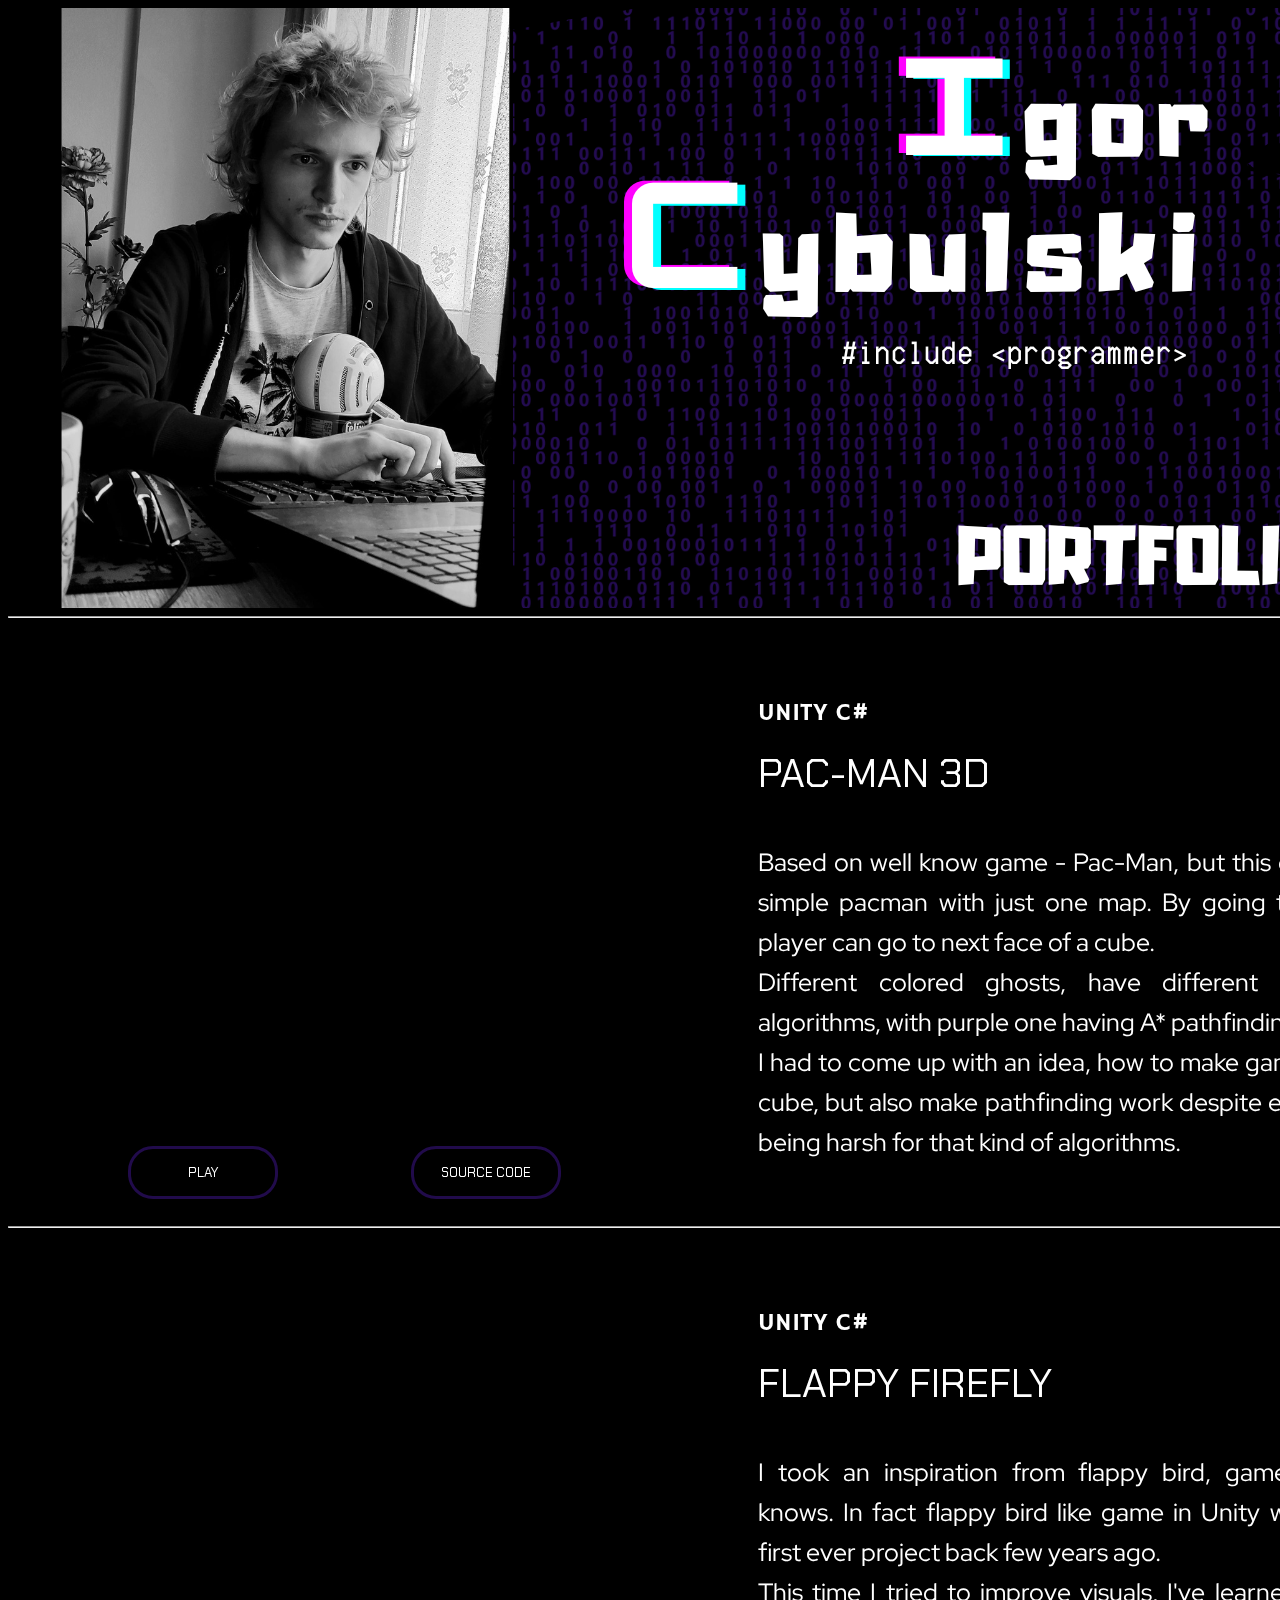
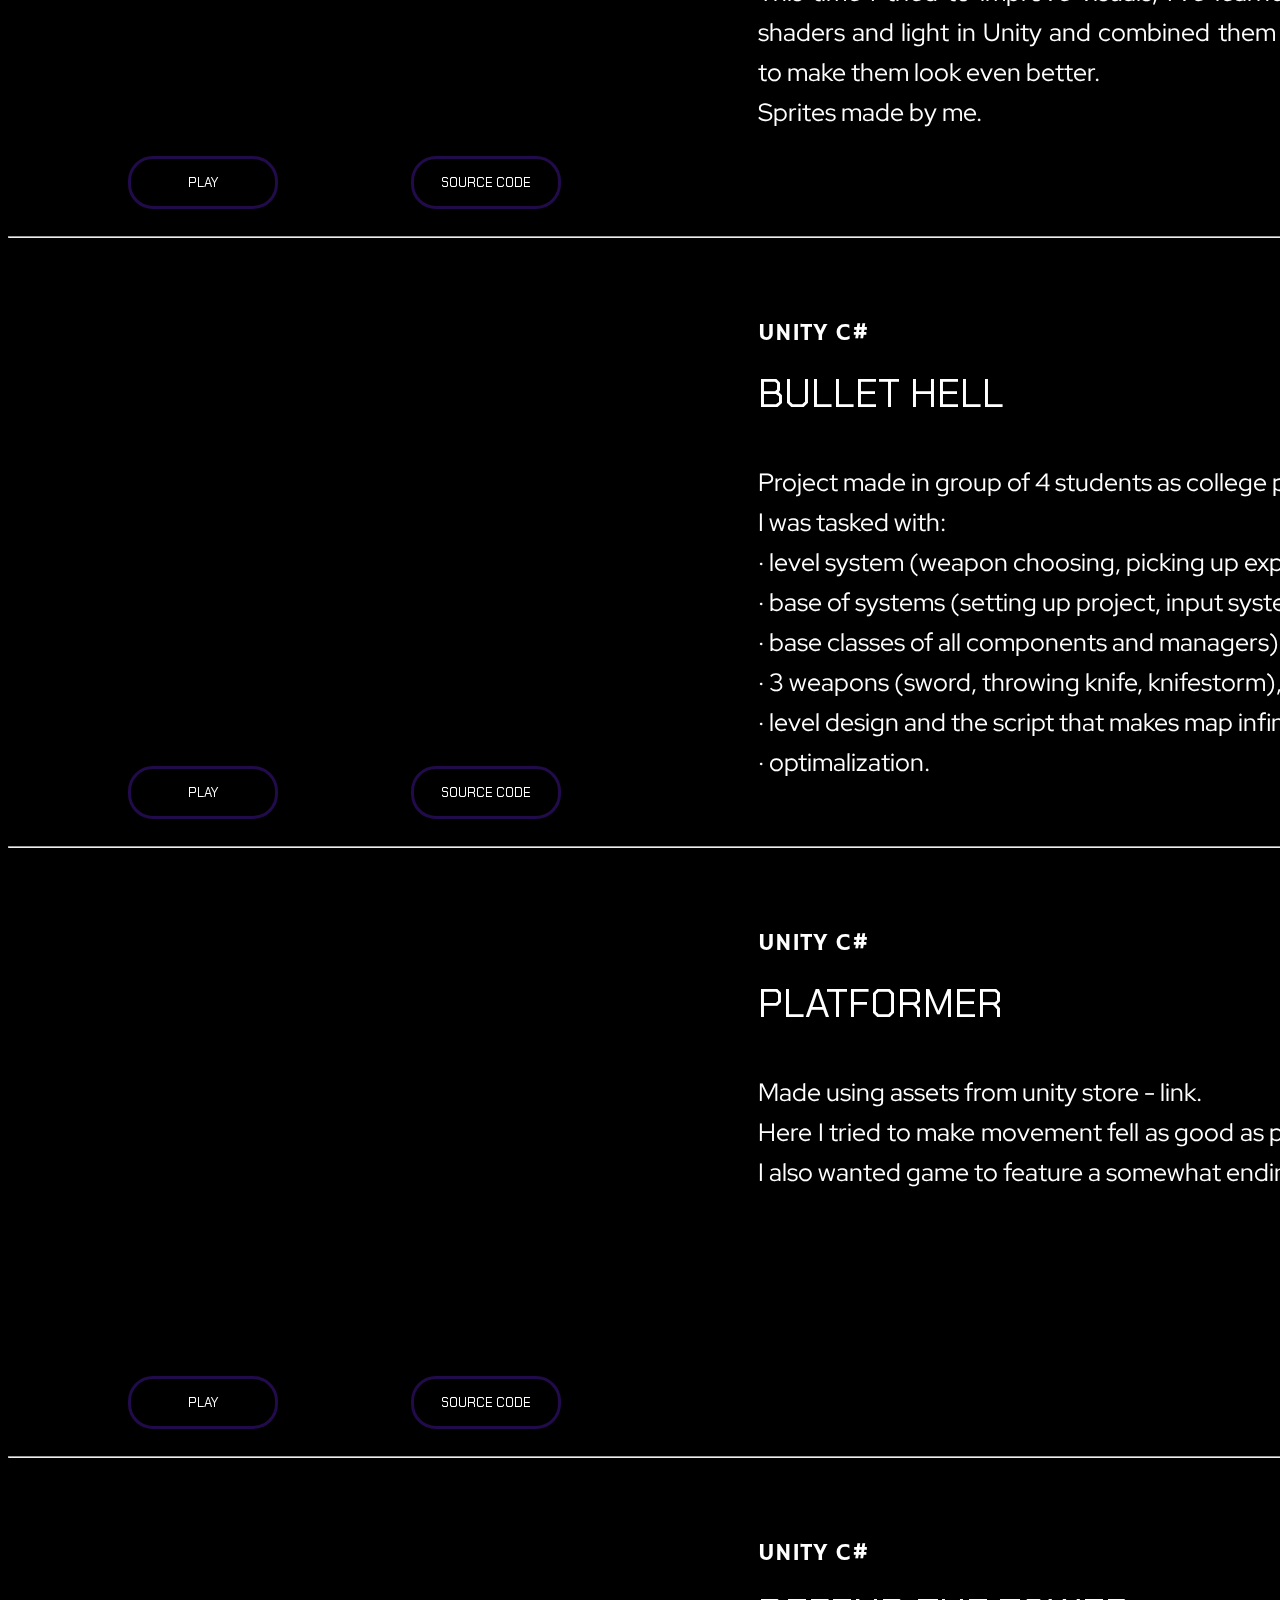
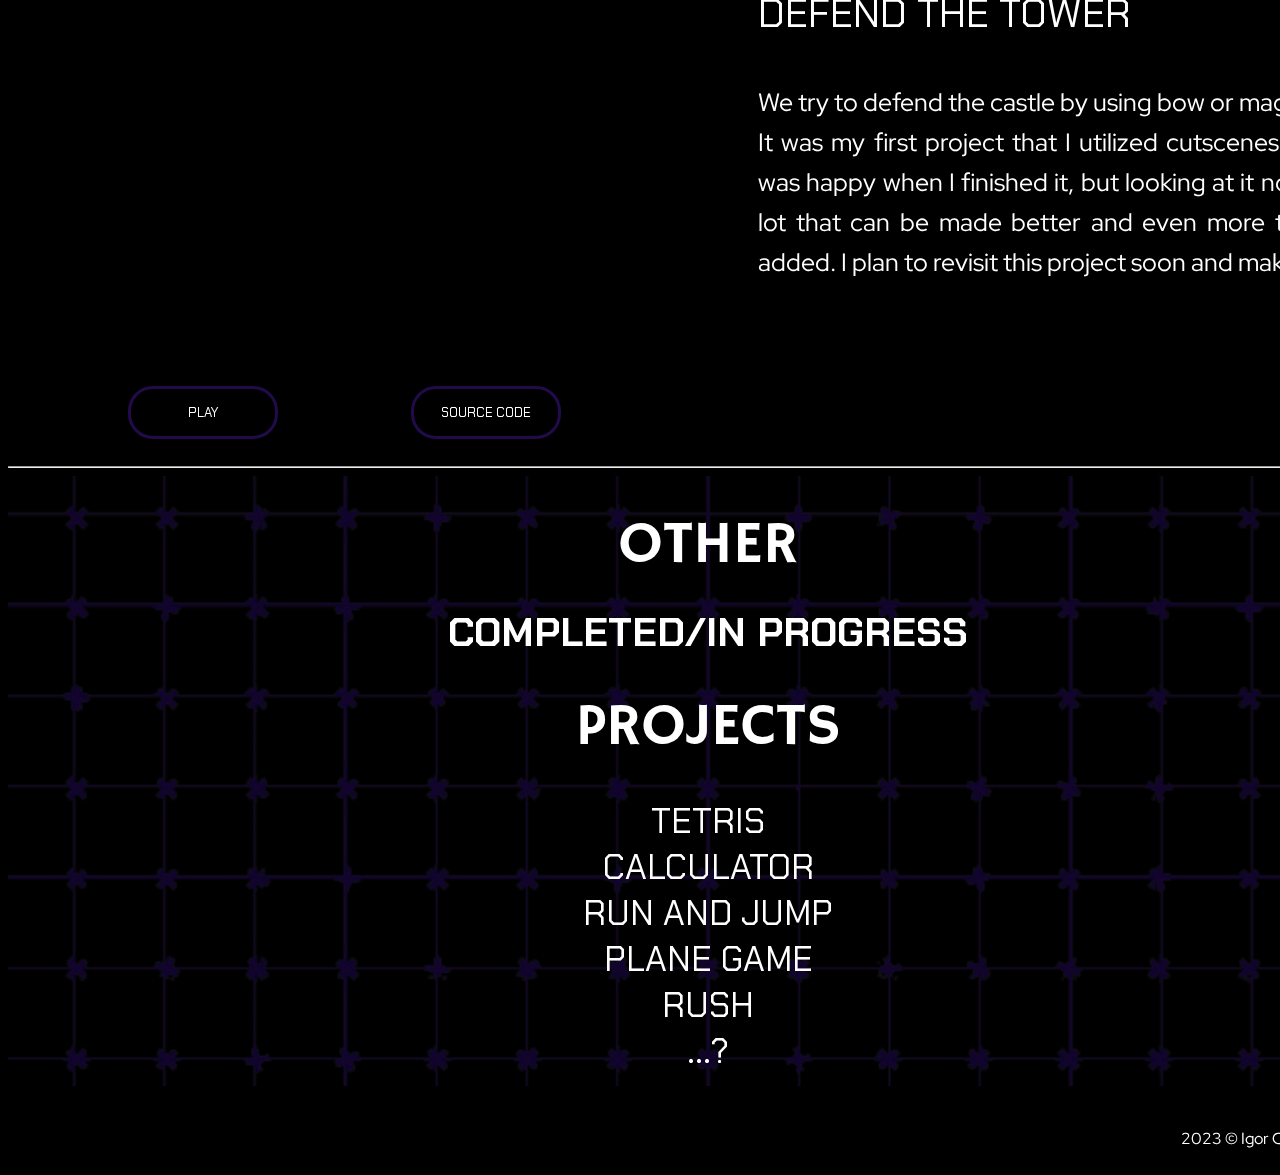
<file: index.html>
<!DOCTYPE html>
<html lang="pl">
    
    <head>
        
        <meta charset="utf-8"/>

        <title>Igor Cybulski - portfolio</title>
        <meta name="description" content="On the website you can find my current projects as well as those planned for the future."/>
        <meta name="keywords" content="portfolio, gamedev, C++, C#, programming, developer, IT" />

        <link rel="stylesheet" href="style.css"/>
        <link rel="preconnect" href="https://fonts.googleapis.com">
        <link rel="preconnect" href="https://fonts.gstatic.com" crossorigin>
        <link href="https://fonts.googleapis.com/css2?family=Chakra+Petch&family=Hammersmith+One&family=Red+Hat+Display:wght@300&display=swap" rel="stylesheet">

    </head>

    <body>
        <div id="naglowek">
        
        </div>
        
       
        
        <div id="container">
            <!-- <div id="menu">
                <hr style="color: white; width: 1400px;">
                <div class="option">PAC-MAN 3D</div> 
                <div class="option">HAPPY FIREFLY</div>  
                <div class="option">PLATFORMER</div>  
                <div class="option">DEFEND THE TOWER</div>  
                <div class="option">OTHER PROJECTS</div>
                <div style="clear:both"></div> 
                <hr style="color: white; width: 1400px;">
            </div> -->
            <div class="linia"><hr style="color: white;"></div>

            <div class="square">
                
                <div class="wideo">
                    <iframe width="700" height="450" src="https://www.youtube.com/embed/XVDkbN0K8Fw" title="YouTube video player" frameborder="0" allow="accelerometer; autoplay; clipboard-write; encrypted-media; gyroscope; picture-in-picture; web-share" allowfullscreen></iframe>
                    
                    <a href="https://igi-desu.itch.io/pac-man-3d" target="_blank"><button class="button">PLAY</button></a>
                    <a href="https://github.com/Igi-Desu/Pac_Man_3D" target="_blank"><button class="button">SOURCE CODE</button></a>
                </div>
                <div class="text">
                    <p style="font-size:25px; font-family: 'Hammersmith One', sans-serif; ">UNITY C#</p>
                    <p style="line-height: 0px;font-size:40px;  font-family: 'Chakra Petch', sans-serif;">PAC-MAN 3D</p> 
                    
                    <p style="padding-top: 30px;">Based on well know game - Pac-Man, but this one is not a simple pacman with just one map. By going to the side, player can go to next face of a cube. <br>
                    Different colored ghosts, have different pathfinding algorithms, with purple one having A* pathfinding.<br>
                    I had to come up with an idea, how to make gameplay on a cube, but also make pathfinding work despite environment being harsh for that kind of algorithms.</p>
                    
                    
                
                </div>
               
                

            </div>
            
            <div class="linia"><hr style="color: white;"></div>

            <div class="square">
                
                <div class="wideo">
                    <iframe width="700" height="450" src="https://www.youtube.com/embed/XmtRB_5tfRw" title="YouTube video player" frameborder="0" allow="accelerometer; autoplay; clipboard-write; encrypted-media; gyroscope; picture-in-picture; web-share" allowfullscreen></iframe>

                    <a href="https://igi-desu.itch.io/flappy-firefly" target="_blank"><button class="button">PLAY</button></a>
                    <a href="https://github.com/Igi-Desu/Flappy-Firefly" target="_blank"><button class="button">SOURCE CODE</button></a> 
                </div>
                <div class="text">
                    <p style="font-size:25px; font-family: 'Hammersmith One', sans-serif;">UNITY C#</p>
                    <p style="line-height: 0px;font-size:40px; font-family: 'Chakra Petch', sans-serif;">FLAPPY FIREFLY</p> 
                    <p style="padding-top: 30px;">I took an inspiration from flappy bird, game everyone knows. In fact flappy bird like game in Unity was also my first ever project back few years ago. <br>
                    This time I tried to improve visuals, I've learned basics of shaders and light in Unity and combined them with scripts to make them look even better. <br>
                    Sprites made by me.</p>

                    

                </div>
               

            </div>

            <div class="linia"><hr style="color: white;"></div>

            <div class="square">
                
                <div class="wideo">
                    <iframe width="700" height="450" src="https://www.youtube.com/embed/oUnAMpKZuSo" title="YouTube video player" frameborder="0" allow="accelerometer; autoplay; clipboard-write; encrypted-media; gyroscope; picture-in-picture; web-share" allowfullscreen></iframe>
                    <a href="https://igi-desu.itch.io/bullet-hell" target="_blank"><button class="button">PLAY</button></a>
                    <a href="https://github.com/Igi-Desu/Bullet-Hell" target="_blank"><button class="button">SOURCE CODE</button></a> 
                </div>
                <div class="text">
                    <p style="font-size:25px; font-family: 'Hammersmith One', sans-serif;">UNITY C#</p>
                    <p style="line-height: 0px;font-size:40px; font-family: 'Chakra Petch', sans-serif;">BULLET HELL</p> 
                    <p style="padding-top: 30px;">Project made in group of 4 students as college project. <br>
                        I was tasked with: <br>
                        · level system (weapon choosing, picking up experience), <br>
                        · base of systems (setting up project, input system, <br>
                        · base classes of all components and managers), <br>
                        · 3 weapons (sword, throwing knife, knifestorm), <br>
                        · level design and the script that makes map infinite, <br>
                        · optimalization.</p>

                </div>
               

            </div>

            <div class="linia"><hr style="color: white;"></div>

            <div class="square">
                
                <div class="wideo">
                    <iframe width="700" height="450" src="https://www.youtube.com/embed/VOz_lSCcZBc" title="YouTube video player" frameborder="0" allow="accelerometer; autoplay; clipboard-write; encrypted-media; gyroscope; picture-in-picture; web-share" allowfullscreen></iframe>
                   
                    <a href="https://igi-desu.itch.io/platformer" target="_blank"><button class="button">PLAY</button></a>
                    <a href="https://github.com/Igi-Desu/Platformer" target="_blank"><button class="button">SOURCE CODE</button></a>
                </div>
                <div class="text">
                    <p style="font-size:25px; font-family: 'Hammersmith One', sans-serif;">UNITY C#</p>
                    <p style="line-height: 0px;font-size:40px; font-family: 'Chakra Petch', sans-serif;">PLATFORMER</p> 
                    <p style="padding-top: 30px;"> Made using assets from unity store - link. <br>
                    Here I tried to make movement fell as good as possible and I also wanted game to feature a somewhat ending.</p>

                    

                </div>
                

            </div>

            <div class="linia"><hr style="color: white;"></div>

            <div class="square">
                
                <div class="wideo">
                    <iframe width="700" height="450" src="https://www.youtube.com/embed/iM40g2XmlJM" title="YouTube video player" frameborder="0" allow="accelerometer; autoplay; clipboard-write; encrypted-media; gyroscope; picture-in-picture; web-share" allowfullscreen></iframe>
                    
                    <a href="https://igi-desu.itch.io/defend-the-tower" target="_blank"><button class="button">PLAY</button></a>
                    <a href="https://github.com/Igi-Desu/Tower-Defense" target="_blank"><button class="button">SOURCE CODE</button></a>
                </div>
                <div class="text">
                    <p style="font-size:25px; font-family: 'Hammersmith One', sans-serif;">UNITY C#</p> 
                    <p style="line-height: 0px;font-size:40px; font-family: 'Chakra Petch', sans-serif;">DEFEND THE TOWER</p>
                    <p style="padding-top: 30px;">We try to defend the castle by using bow or magic. <br>
                    It was my first project that I utilized cutscenes in, overall I was happy when I finished it, but looking at it now there's a lot that can be made better and even more that can be added. I plan to revisit this project soon and make it better.</p>
                    

                </div>
               
            </div>

            
            
            <div class="linia"><hr style="color: white;"></div>
            <div id="stopka">
                
                <p style="line-height: 0px; font-size:60px; font-family: 'Hammersmith One', sans-serif;">OTHER</p> 
                <p style="font-weight: bold; font-family: 'Chakra Petch', sans-serif; font-size:40px">COMPLETED/IN PROGRESS</p> <p style="line-height: 20px; font-size:60px; font-family: 'Hammersmith One', sans-serif;">PROJECTS</p> 
                <p style="font-size:35px;font-family: 'Chakra Petch', sans-serif;">TETRIS <br>
                CALCULATOR <br>
                RUN AND JUMP <br>
                PLANE GAME <br>
                RUSH <br>
                ...? </p><br>
                
            </div>
            <br>
            <br>
            <div class="rectangle"><div style = "text-align: right;">2023 &copy; Igor Cybulski - portfolio.</div>
        </div>    


    </body>
</html>
</file>
<file: style.css>
body
{
background-color: black;
color: white;
font-family: 'Red Hat Display', sans-serif;
text-align: justify;
}
#container
{
width: 1400px;
margin-left: auto;
margin-right: auto;
}
#naglowek
{
width: 1500px;
height: 600px;
text-align: center;
background-image: url("Igor3.png");
margin-left: auto;
margin-right: auto;
}
#menu
{
padding: 10px;
text-align: center;
width: 1400px; 
}

/*.option
{
float: left;
width: 200px;
height: 25px;
font-size: 18px;
padding: 10px;
border-right: 2px solid white;
transition: 0.5s;
}
.option:hover
{
background-color: rgb(33,11,75);
cursor: pointer;
}*/
.square
{
height: 550px;
margin-top: 50px;
line-height: 1.6;
}
.wideo 
{
float: left;
background-color: rgb(0, 0, 0);
height: 500px;
width: 700px;
}
.text
{
float: left;
background-color: rgb(0, 0, 0);
height: 530px;
width: 650px;
padding-left: 30px;
font-size: 25px;
margin-left: 20px;
}
button
{
width: 150px;
padding: 15px;
text-align: center;
margin: 20px 10px;
margin-left: 120px;
border-radius: 25px;
border: solid rgb(33,11,75);
background: transparent;
transition: 0.5s;
color: white;
font-family: 'Chakra Petch', sans-serif;
}
button:hover
{
background: rgb(33,11,75);
cursor: pointer;
}
#stopka
{
text-align: center;
padding-top: 10px;
font-size: 50px;
width: 1400px;
height: 600px;
background-image: url("stopka3.png");
}
</file>
